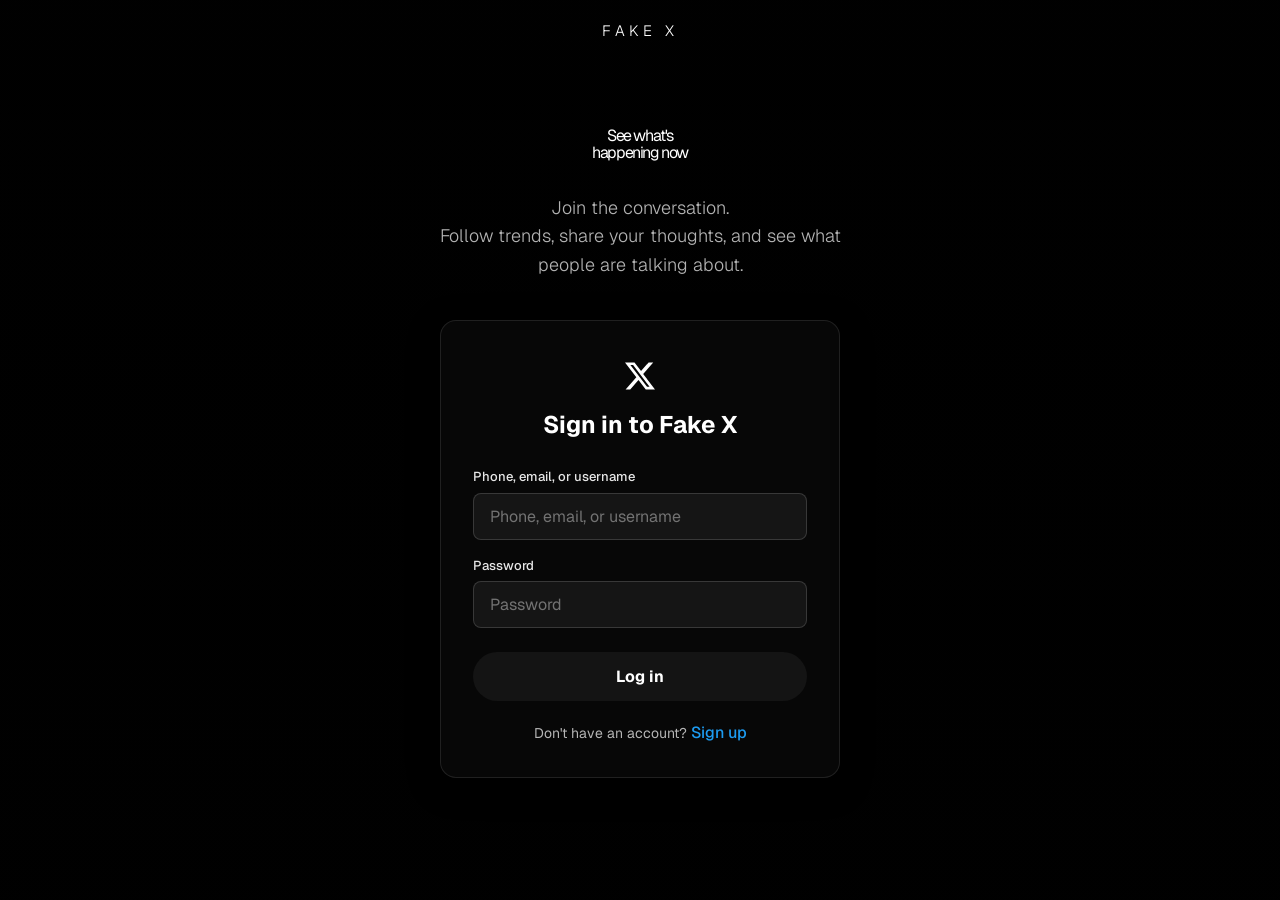
<file: index.html>
<!DOCTYPE html>
<html lang="en">
    <head>
        <meta charset="UTF-8">
        <meta name="viewport" content="width=device-width, initial-scale=1.0, viewport-fit=cover">
        <title>Fake-X</title>
        <link rel="stylesheet" href="style.css">
        <link rel="icon" href="assets/favicon.png">
        <link href="https://fonts.googleapis.com/css2?family=Material+Symbols+Rounded" rel="stylesheet" />
        <script src="app.js" defer></script>
    </head>

    <body>
        
        <div class="app-grid">

            <!-- LEFT SIDEBAR -->
            <aside class="left-sidebar" id="sidebar">
                <a href="index.html" class="nav-logo">
                    <img src="assets/x-logo.svg" alt="Fake-X">
                </a>
                
                <nav class="nav-links">
                    <a href="index.html" class="nav-link active">
                        <span class="material-symbols-rounded">home</span>
                        <span>Home</span>
                    </a>
                    <a href="#" class="nav-link">
                        <span class="material-symbols-rounded">search</span>
                        <span>Explore</span>
                    </a>
                    <a href="notifications.html" class="nav-link">
                        <span class="material-symbols-rounded">notifications</span>
                        <span>Notifications</span>
                    </a>
                    <a href="#" class="nav-link">
                        <span class="material-symbols-rounded">chat_bubble</span>
                        <span>Chat</span>
                    </a>
                    <a href="#" class="nav-link">
                        <span class="material-symbols-rounded">robot_2</span>
                        <span>Grok</span>
                    </a>
                    <a href="#" class="nav-link">
                        <span class="material-symbols-rounded">check_circle</span>
                        <span>Premium</span>
                    </a>
                    <a href="#" class="nav-link">
                        <span class="material-symbols-rounded">person</span>
                        <span>Profile</span>
                    </a>
                    <a href="#" class="nav-link">
                        <span class="material-symbols-rounded">more_horiz</span>
                        <span>More</span>
                    </a>
                </nav>

                <button class="tweet-button" id="tweetButton">Post</button>

                <label class="dark-mode-switch">
                    <input type="checkbox">
                    <span class="slider round"></span>
                </label>


                <div class="user-mini">
                    <div class="user-mini-avatar">
                        <img src="assets/profile-picture.jpg" alt="Profile picture">
                    </div>
                    <div class="user-mini-info">
                        <span class="user-mini-name">Nezokuhle Tshukulwana</span>
                        <span class="user-mini-username">@NezokuhleT</span>
                    </div>
                </div>
                <button id="logoutBtn" class="logout-btn" aria-label="Log out">
                    <span class="material-symbols-rounded">logout</span>Log out
                </button>

            </aside>

            
            <!-- TIMELINE PAGE -->
            <main class="timeline-page">
                <header class="tab-bar">
                    <a href="#" class="tab-bar-item active">
                        <span>For You</span>
                    </a>
                    <a href="#" class="tab-bar-item">
                        <span>Following</span>
                    </a>
                    <a href="#" class="tab-bar-item">
                        <span>Build in Public</span>
                    </a>
                    <a href="#" class="tab-bar-item">
                        <span>Startup Community</span>
                    </a>
                </header>

                <!-- COMPOSE BOX -->
                <div class="compose-box">
                    <div class="compose-avatar">
                        <img src="assets/profile-picture.jpg" alt="Profile picture">
                    </div>
                
                    <div class="compose-body">
                        <textarea class="compose-input" placeholder="What's happening?" maxlength="280"></textarea>
                
                        <div class="compose-toolbar">
                            <div class="compose-icons">
                                <button class="compose-icon-btn" aria-label="Add image">
                                    <span class="material-symbols-rounded">image</span>
                                </button>
                                <button class="compose-icon-btn" aria-label="Add GIF">
                                    <span class="material-symbols-rounded">gif_box</span>
                                </button>
                                <button class="compose-icon-btn" aria-label="Add poll">
                                    <span class="material-symbols-rounded">poll</span>
                                </button>
                                <button class="compose-icon-btn" aria-label="Add emoji">
                                    <span class="material-symbols-rounded">mood</span>
                                </button>
                                <button class="compose-icon-btn" aria-label="Add schedule">
                                    <span class="material-symbols-rounded">calendar_clock</span>
                                </button>
                            </div>
                
                            <button class="compose-post-btn" id="composePostBtn">Post</button>
                        </div>
                    </div>
                </div> 

                <!-- TWEETS -->
                <section class="feed" id="feed">

                    <article class="tweet">
                        <div class="tweet-avatar">
                            <img src="assets/account_1.jpg" alt="Profile picture">
                        </div>
                        <div class="tweet-content">
                            <div class="tweet-header">
                                <span class="tweet-name">Dawson Kade</span>
                                <span class="material-symbols-rounded tweet-verified">check_circle</span>
                                <span class="tweet-handle">@DawsonK</span>
                                <span class="tweet-dot">·</span>
                                <span class="tweet-time">Jul 3</span>
                                <button class="tweet-more" aria-label="More">
                                    <span class="material-symbols-rounded">more_horiz</span>
                                </button>
                            </div>
                            <p class="tweet-text">Nothing feels better than looking back at the version of you that almost gave up, and realizing you didn't.</p>
                            <div class="tweet-actions">
                                <button class="tweet-action" aria-label="Reply">
                                    <span class="material-symbols-rounded">chat_bubble</span>
                                    <span>26</span>
                                </button>
                                <button class="tweet-action" aria-label="Retweet">
                                    <span class="material-symbols-rounded">repeat</span>
                                    <span>183</span>
                                </button>
                                <button class="tweet-action" aria-label="Like">
                                    <span class="material-symbols-rounded">favorite</span>
                                    <span>2.2K</span>
                                </button>
                                <button class="tweet-action" aria-label="Views">
                                    <span class="material-symbols-rounded">bar_chart</span>
                                    <span>43K</span>
                                </button>
                                <button class="tweet-action" aria-label="Bookmark">
                                    <span class="material-symbols-rounded">bookmark</span>
                                </button>
                                <button class="tweet-action" aria-label="Share">
                                    <span class="material-symbols-rounded">ios_share</span>
                                </button>
                            </div>
                        </div>
                    </article>
                
                    <article class="tweet">
                        <div class="tweet-avatar">
                            <img src="assets/account_2.jpg" alt="Profile picture">
                        </div>
                        <div class="tweet-content">
                            <div class="tweet-header">
                                <span class="tweet-name">Layla Hart</span>
                                <span class="material-symbols-rounded tweet-verified">check_circle</span>
                                <span class="tweet-handle">@LaylaHart</span>
                                <span class="tweet-dot">·</span>
                                <span class="tweet-time">Jul 3</span>
                                <button class="tweet-more" aria-label="More">
                                    <span class="material-symbols-rounded">more_horiz</span>
                                </button>
                            </div>
                            <p class="tweet-text">It's okay to be different. Being misunderstood just means you haven't met your people yet.</p>
                            <div class="tweet-actions">
                                <button class="tweet-action" aria-label="Reply">
                                    <span class="material-symbols-rounded">chat_bubble</span>
                                    <span>148</span>
                                </button>
                                <button class="tweet-action" aria-label="Retweet">
                                    <span class="material-symbols-rounded">repeat</span>
                                    <span>226</span>
                                </button>
                                <button class="tweet-action" aria-label="Like">
                                    <span class="material-symbols-rounded">favorite</span>
                                    <span>1.8K</span>
                                </button>
                                <button class="tweet-action" aria-label="Views">
                                    <span class="material-symbols-rounded">bar_chart</span>
                                    <span>37K</span>
                                </button>
                                <button class="tweet-action" aria-label="Bookmark">
                                    <span class="material-symbols-rounded">bookmark</span>
                                </button>
                                <button class="tweet-action" aria-label="Share">
                                    <span class="material-symbols-rounded">ios_share</span>
                                </button>
                            </div>
                        </div>
                    </article>
                
                    <article class="tweet">
                        <div class="tweet-avatar">
                            <img src="assets/account_3.jpg" alt="Profile picture">
                        </div>
                        <div class="tweet-content">
                            <div class="tweet-header">
                                <span class="tweet-name">Axel Ramos</span>
                                <span class="material-symbols-rounded tweet-verified">check_circle</span>
                                <span class="tweet-handle">@AxelRamos</span>
                                <span class="tweet-dot">·</span>
                                <span class="tweet-time">Jul 3</span>
                                <button class="tweet-more" aria-label="More">
                                    <span class="material-symbols-rounded">more_horiz</span>
                                </button>
                            </div>
                            <p class="tweet-text">Discipline is just choosing what you want most over what you want right now. That's the whole game.</p>
                            <div class="tweet-actions">
                                <button class="tweet-action" aria-label="Reply">
                                    <span class="material-symbols-rounded">chat_bubble</span>
                                    <span>615</span>
                                </button>
                                <button class="tweet-action" aria-label="Retweet">
                                    <span class="material-symbols-rounded">repeat</span>
                                    <span>2.9K</span>
                                </button>
                                <button class="tweet-action" aria-label="Like">
                                    <span class="material-symbols-rounded">favorite</span>
                                    <span>21K</span>
                                </button>
                                <button class="tweet-action" aria-label="Views">
                                    <span class="material-symbols-rounded">bar_chart</span>
                                    <span>1.2M</span>
                                </button>
                                <button class="tweet-action" aria-label="Bookmark">
                                    <span class="material-symbols-rounded">bookmark</span>
                                </button>
                                <button class="tweet-action" aria-label="Share">
                                    <span class="material-symbols-rounded">ios_share</span>
                                </button>
                            </div>
                        </div>
                    </article>
                
                </section>

            </main>

            <!-- RIGHT SIDEBAR -->
             <!-- RIGHT SIDEBAR -->
            <aside class="sidebar-right">
                <div class="search-box">
                    <span class="material-symbols-rounded search-icon">search</span>
                    <input type="text" placeholder="Search FakeTwitter">
                </div>
            
                <div class="widget">
                    <h3>Trends for you</h3>
                    <div class="trend-item">
                        <span class="trend-category">Trending in South Africa</span>
                        <span class="trend-name">#FakeTwitter</span>
                        <span class="trend-count">12.4K posts</span>
                    </div>
                    <div class="trend-item">
                        <span class="trend-category">Technology · Trending</span>
                        <span class="trend-name">#BuildInPublic</span>
                        <span class="trend-count">8,201 posts</span>
                    </div>
                    <div class="trend-item">
                        <span class="trend-category">Trending</span>
                        <span class="trend-name">#Zaio</span>
                        <span class="trend-count">3,014 posts</span>
                    </div>
                </div>
            
                <div class="widget">
                    <h3>Who to follow</h3>
                    <div class="follow-item">
                        <div class="follow-avatar">
                            <img src="assets/account_2.jpg" alt="Layla Hart">
                        </div>
                        <div class="follow-info">
                            <span class="follow-name">Layla Hart</span>
                            <span class="follow-handle">@LaylaHart</span>
                        </div>
                        <button class="follow-btn">Follow</button>
                    </div>
                    <div class="follow-item">
                        <div class="follow-avatar">
                            <img src="assets/account_3.jpg" alt="Axel Ramos">
                        </div>
                        <div class="follow-info">
                            <span class="follow-name">Axel Ramos</span>
                            <span class="follow-handle">@AxelRamos</span>
                        </div>
                        <button class="follow-btn">Follow</button>
                    </div>
                </div>
            </aside>
        </div>

    </body>
</html>
</file>
<file: style.css>
@import url('https://fonts.googleapis.com/css2?family=Geist:ital,wght@0,100..900;1,100..900&display=swap');

/* ===========================
   CSS Variables (Theme)
   Light mode is default here.
   Dark mode class + values come when we build that feature.
=========================== */

:root {
    --primary-bg-color: rgb(255, 255, 255);
    --primary-bg-color-alt: rgb(20, 20, 20);
    --primary-text-color: rgb(0, 0, 0);
    --primary-text-color-alt: rgb(255, 255, 255);
    --color-border: #eff3f4;
    --secondary-text-color: #536471;
    --color-accent-primary: #1d9bf0;
    --color-accent-hover: #000000dd;
    --color-error: #f4212e;
    
    
    --sidebar-left-width: 275px;
    --sidebar-right-width: 350px;
    --max-content-width: 990px;
}

body.dark-mode {
    --primary-bg-color: rgb(0, 0, 0);
    --primary-bg-color-alt: rgb(255, 255, 255);
    --primary-text-color: rgb(255, 255, 255);
    --primary-text-color-alt: rgb(0, 0, 0);
    --color-border: rgb(47, 51, 54);
    --secondary-text-color: rgb(113, 118, 123);
}


* {
    font-family: 'Geist', sans-serif;
    margin: 0;
    padding: 0;
    box-sizing: border-box;
    font-size: 16px;
    font-weight: 400;
}

body {
    font-family: 'Geist', sans-serif;
    background-color: var(--primary-bg-color);
    color: var(--primary-text-color);
    line-height: 1.5;
}

a {
    text-decoration: none;
    color: inherit;
}

button {
    font-family: inherit;
    cursor: pointer;
    border: none;
    background: none;
    padding: 0;
    margin: 0;
    display: flex;
    align-items: center;
    justify-content: center;
    gap: 8px;
    font-size: 14px;
    font-weight: 500;
    border-radius: 9999px;
    transition: background-color 0.2s ease;
}

/* ===========================
    BASE GRID LAYOUT
    =========================== */
    
.app-grid {
    display: grid;
    grid-template-columns: minmax(88px, var(--sidebar-left-width)) minmax(0, 1fr) minmax(0, var(--sidebar-right-width));
    max-width: 1300px;
    margin: 0 auto;
    min-height: 100vh;
}

/* ----- Left Sidebar ----- */

.left-sidebar {
    display: flex;
    flex-direction: column;
    gap: 16px;
    padding: 12px;
    border-right: 1px solid var(--color-border);
    position: sticky;
    top: 0;
    height: 100vh;
}

.nav-logo {
    display: inline-flex;
    align-items: center;
    padding: 8px 12px;
}

.nav-logo img {
    width: 30px;
    height: 30px;
    display: block;
}

body.dark-mode .nav-logo img {
    filter: invert(1);
}

.nav-links {
    display: flex;
    flex-direction: column;
    gap: 4px;
  }
   
.nav-link {
    display: flex;
    align-items: center;
    gap: 16px;
    padding: 12px;
    border-radius: 9999px;
    font-size: 20px;
    transition: background-color 0.2s ease;
}
   
.nav-link:hover {
    background-color: var(--secondary-text-color);
}
   
.nav-link.active {
    font-weight: 700;
}
   
.nav-icon {
    font-size: 22px;
}
   
.tweet-button {
    margin-top: 8px;
    padding: 14px;
    background-color: var(--primary-bg-color-alt);
    color: var(--primary-text-color-alt);
    font-weight: 700;
    font-size: 17px;
    border-radius: 9999px;
}
   
.tweet-button:hover {
    background-color: var(--color-accent-hover);
}

.dark-mode-switch {
    position: relative;
    display: inline-block;
    width: 60px;
    height: 40px;
}

.dark-mode-switch input {
    opacity: 0;
    width: 0;
    height: 0;
}

.dark-mode-switch .slider {
    position: absolute;
    top: 0;
    left: 0;
    right: 0;
    bottom: 0;
    border-radius: 40px;
    background-color: var(--secondary-text-color);
    transition: .4s;
    cursor: pointer;
}

.dark-mode-switch .slider:before {
    position: absolute;
    content: "";
    height: 28px;
    width: 28px;
    left: 2px;
    bottom: 2px;
    background-color: #ffffff;
    border-radius: 50%;
    box-shadow: 0 1px 3px rgba(0, 0, 0, 0.3);
    transition: .4s;
    transform: translateX(0);
}

.dark-mode-switch input:checked + .slider {
    background-color: var(--color-accent-primary);
}
.dark-mode-switch input:checked + .slider:before {
    transform: translateX(28px);
}

.user-mini {
    display: flex;
    align-items: center;
    gap: 10px;
    padding: 12px;
    border-radius: 9999px;
}

.user-mini-avatar {
    width: 40px;
    height: 40px;
    flex-shrink: 0;
}

.user-mini-avatar img {
    width: 40px;
    height: 40px;
    background-color: rgba(255, 255, 255, 1);
    border: 1px solid rgba(0, 0, 0, 1);
    border-radius: 42px;
    box-shadow: 0px 4px 12px 0px rgba(0, 0, 0, 0.15);
}
   
.user-mini:hover {
background-color: var(--secondary-text-color);
}

.user-mini-info {
    display: flex;
    flex-direction: column;
    font-size: 15px;
    flex-grow: 1;
}

.user-mini-name {
    font-weight: 700;
}

.user-mini-username {
    font-size: 14px;
    color: var(--secondary-text-color);
}

/* ===========================
    RIGHT SIDEBAR
    =========================== */

.search-box {
    position: relative;
    display: flex;
    align-items: center;
}

.search-box .search-icon {
    position: absolute;
    left: 14px;
    color: var(--secondary-text-color);
    font-size: 18px;
}

.search-box input {
    width: 100%;
    padding: 12px 16px 12px 40px;
    border-radius: 9999px;
    border: none;
    background-color: var(--color-border);
    font-size: 15px;
    color: var(--primary-text-color);
    outline: none;
}

.widget {
    background-color: var(--color-bg-alt, var(--color-border));
    border-radius: 16px;
    overflow: hidden;
}

.widget h3 {
    padding: 16px 16px 8px;
    font-size: 19px;
    font-weight: 800;
}

.trend-item,
.follow-item {
    display: flex;
    flex-direction: column;
    padding: 8px 16px;
    transition: background-color 0.2s ease;
}

.trend-item:hover {
    background-color: rgba(0, 0, 0, 0.03);
    cursor: pointer;
}

.trend-category,
.follow-handle {
    font-size: 13px;
    color: var(--secondary-text-color);
}

.trend-name {
    font-weight: 700;
    font-size: 15px;
}

.trend-count {
    font-size: 13px;
    color: var(--secondary-text-color);
}

.follow-item {
    flex-direction: row;
    align-items: center;
    gap: 8px;
}

.follow-avatar {
    width: 40px;
    height: 40px;
    flex-shrink: 0;
}

.follow-avatar img {
    width: 40px;
    height: 40px;
    border-radius: 50%;
    object-fit: cover;
}

.follow-info {
    display: flex;
    flex-direction: column;
    flex: 1;
    min-width: 0;
}

.follow-name {
    font-weight: 700;
    font-size: 15px;
}

.follow-btn {
    padding: 6px 16px;
    background-color: var(--primary-text-color);
    color: var(--primary-bg-color);
    font-weight: 700;
    font-size: 14px;
    border-radius: 9999px;
    flex-shrink: 0;
}

/* ===========================
    LOGOUT BUTTON
    =========================== */

.logout-btn {
    margin-left: auto;
    color: var(--secondary-text-color);
}

.logout-btn:hover {
    color: var(--color-accent-primary);
}

/* ===========================
    TIMELINE PAGE
    =========================== */

.timeline-page {
    padding: 12px 0;
    border-right: 1px solid var(--color-border);
    border-left: 1px solid var(--color-border);
}
.tab-bar {
    display: flex;
    align-items: center;
    padding: 12px;
    border-bottom: 1px solid var(--color-border);
}

.tab-bar-item {
    position: relative; /* needs this ::after underline can be positioned relative to this element */
    flex: 1;
    text-align: center;
    font-size: 20px;
    font-weight: 500;
    transition: background-color 0.2s ease;
}

.tab-bar-item:hover {
    background-color: var(--secondary-text-color);
}

.tab-bar-item.active {
    font-weight: 700;
    color: var(--color-accent-primary);
}

.tab-bar-item.active::after {
    content: "";
    position: absolute;
    bottom: 0;
    left: 50%;
    transform: translateX(-50%);
    width: 56px;
    height: 4px;
    border-radius: 9999px;
    background-color: var(--color-accent-primary);
}

/* ===========================
    COMPOSE BOX
    =========================== */

.compose-box {
    display: flex;
    gap: 12px;
    padding: 16px;
    border-bottom: 1px solid var(--color-border);
}

.compose-avatar {
    width: 40px;
    height: 40px;
    flex-shrink: 0;
}

.compose-avatar img {
    width: 40px;
    height: 40px;
    border-radius: 50%;
    object-fit: cover;
}

.compose-body {
    flex: 1;
    display: flex;
    flex-direction: column;
}

.compose-input {
    width: 100%;
    border: none;
    resize: none;
    outline: none;
    font-size: 20px;
    font-family: inherit;
    min-height: 60px;
    padding: 8px 0;
    background: transparent;
    color: var(--primary-text-color);
}

.compose-toolbar {
    display: flex;
    align-items: center;
    justify-content: space-between;
    padding-top: 12px;
    border-top: 1px solid var(--color-border);
}

.compose-icons {
    display: flex;
    align-items: center;
    gap: 4px;
}

.compose-icon-btn {
    width: 36px;
    height: 36px;
    display: flex;
    align-items: center;
    justify-content: center;
    border-radius: 50%;
    color: var(--color-accent-primary);
    transition: background-color 0.2s ease;
}

.compose-icon-btn:hover {
    background-color: rgba(29, 155, 240, 0.1);
}

.compose-post-btn {
    padding: 8px 20px;
    background-color: var(--primary-bg-color-alt);
    color: var(--primary-text-color-alt);
    font-weight: 700;
    font-size: 15px;
    border-radius: 9999px;
}

.compose-post-btn:hover {
    background-color: var(--color-accent-hover);
}

/* ===========================
    FEED
    =========================== */

.tweet {
    display: flex;
    gap: 12px;
    padding: 12px 16px;
    border-bottom: 1px solid var(--color-border);
}
    
.tweet-avatar {
    width: 40px;
    height: 40px;
    flex-shrink: 0;
}

.tweet-avatar img {
    width: 40px;
    height: 40px;
    border-radius: 50%;
    object-fit: cover;
}

.tweet-content {
    flex: 1;
    min-width: 0;
}

.tweet-header {
    display: flex;
    align-items: center;
    gap: 4px;
    margin-bottom: 2px;
}

.tweet-name {
    font-weight: 700;
    font-size: 15px;
}

.tweet-verified {
    font-size: 16px;
    color: var(--color-accent-primary);
}

.tweet-handle,
.tweet-dot,
.tweet-time {
    font-size: 15px;
    color: var(--secondary-text-color);
}

.tweet-more {
    margin-left: auto;
    width: 32px;
    height: 32px;
    display: flex;
    align-items: center;
    justify-content: center;
    border-radius: 50%;
    color: var(--secondary-text-color);
    flex-shrink: 0;
}

.tweet-more:hover {
    background-color: rgba(29, 155, 240, 0.1);
    color: var(--color-accent-primary);
}

.tweet-text {
    font-size: 15px;
    margin-bottom: 12px;
    white-space: pre-wrap;
}

.tweet-image {
    width: 100%;
    border-radius: 16px;
    margin-bottom: 12px;
    display: block;
}

.tweet-actions {
    display: flex;
    align-items: center;
    justify-content: space-between;
    max-width: 425px;
}

.tweet-action {
    display: flex;
    align-items: center;
    gap: 4px;
    font-size: 13px;
    color: var(--secondary-text-color);
}

.tweet-action .material-symbols-rounded {
    font-size: 18px;
}

.tweet-action:hover {
    color: var(--color-accent-primary);
}

/* ===========================
   LOGIN PAGE — CINEMATIC HERO
   Always dark/cinematic; does not use body.dark-mode toggle.
=========================== */

.font-garamond {
    font-family: 'Garamond', 'Times New Roman', serif;
}

.liquid-glass {
    background: rgba(255, 255, 255, 0.01);
    background-blend-mode: luminosity;
    backdrop-filter: blur(4px);
    -webkit-backdrop-filter: blur(4px);
    border: none;
    box-shadow: inset 0 1px 1px rgba(255, 255, 255, 0.1);
    position: relative;
    overflow: hidden;
}

.liquid-glass::before {
    content: '';
    position: absolute;
    inset: 0;
    border-radius: inherit;
    padding: 1.4px;
    background: linear-gradient(180deg,
        rgba(255, 255, 255, 0.45) 0%, rgba(255, 255, 255, 0.15) 20%,
        rgba(255, 255, 255, 0) 40%, rgba(255, 255, 255, 0) 60%,
        rgba(255, 255, 255, 0.15) 80%, rgba(255, 255, 255, 0.45) 100%);
    -webkit-mask: linear-gradient(#fff 0 0) content-box, linear-gradient(#fff 0 0);
    mask: linear-gradient(#fff 0 0) content-box, linear-gradient(#fff 0 0);
    -webkit-mask-composite: xor;
    mask-composite: exclude;
    pointer-events: none;
}

.liquid-glass:hover {
    background: rgba(255, 255, 255, 0.04);
    box-shadow: inset 0 1px 2px rgba(255, 255, 255, 0.15);
}

.liquid-glass:active {
    transform: scale(0.98);
}

.mobile-menu-glass {
    background: rgba(10, 10, 10, 0.7);
    backdrop-filter: blur(20px);
    -webkit-backdrop-filter: blur(20px);
    border: 1px solid rgba(255, 255, 255, 0.08);
    box-shadow: 0 8px 32px rgba(0, 0, 0, 0.4), inset 0 1px 0 rgba(255, 255, 255, 0.1);
}

body.login-page-body {
    background-color: #010101;
    color: #ffffff;
    min-height: 100vh;
    overflow-x: hidden;
    -webkit-font-smoothing: antialiased;
    -moz-osx-font-smoothing: grayscale;
}

.login-video {
    position: fixed;
    inset: 0;
    width: 100%;
    height: 100%;
    object-fit: cover;
    object-position: center;
    z-index: 0;
}

.login-overlay {
    position: fixed;
    inset: 0;
    z-index: 1;
    background: linear-gradient(
        to bottom,
        rgba(1, 1, 1, 0.55) 0%,
        rgba(1, 1, 1, 0.35) 40%,
        rgba(1, 1, 1, 0.65) 100%
    );
    pointer-events: none;
}

.login-nav {
    position: relative;
    z-index: 20;
    display: flex;
    align-items: center;
    justify-content: center;
    padding: 1.25rem 1rem;
    max-width: 1200px;
    margin: 0 auto;
}

.login-nav-brand {
    color: #ffffff;
    text-transform: uppercase;
    letter-spacing: 0.3em;
    font-weight: 300;
    font-size: 0.9375rem;
}

.login-main {
    position: relative;
    z-index: 10;
    display: flex;
    flex-direction: column;
    align-items: center;
    padding: 0 1.25rem 2.5rem;
    min-height: calc(100vh - 72px);
}

.login-hero {
    text-align: center;
    padding-top: 3rem;
    margin-bottom: 2rem;
}

.login-hero-heading {
    display: flex;
    flex-direction: column;
    font-weight: 700;
    color: #ffffff;
    line-height: 1.1;
    letter-spacing: -0.02em;
    margin-bottom: 1.5rem;
    font-size: clamp(2.25rem, 8vw, 4.5rem);
}

.login-hero-heading .staggered-fade {
    display: block;
}

.staggered-fade .char {
    display: inline-block;
    opacity: 0;
    transform: translateY(4px);
    transition: opacity 0.5s ease, transform 0.5s ease;
}

.staggered-fade.in-view .char {
    opacity: 1;
    transform: translateY(0);
}

.login-hero-subtitle {
    color: rgba(255, 255, 255, 0.7);
    font-weight: 300;
    line-height: 1.6;
    max-width: 20rem;
    margin: 0 auto;
    font-size: 0.875rem;
}

.login-hero-br {
    display: none;
}

.login-fade-in {
    opacity: 0;
    transform: translateY(20px);
    animation: loginFadeInUp 0.8s ease forwards;
}

@keyframes loginFadeInUp {
    to {
        opacity: 1;
        transform: translateY(0);
    }
}

.login-card {
    position: relative;
    width: 100%;
    max-width: 400px;
    padding: 2rem 1.5rem 1.5rem;
    border-radius: 1rem;
}

.login-card-glass {
    background: rgba(10, 10, 10, 0.75);
    backdrop-filter: blur(20px);
    -webkit-backdrop-filter: blur(20px);
    border: 1px solid rgba(255, 255, 255, 0.1);
    box-shadow: 0 8px 32px rgba(0, 0, 0, 0.4);
}

.login-back-btn {
    position: absolute;
    top: 1rem;
    left: 1rem;
    display: flex;
    align-items: center;
    justify-content: center;
    width: 36px;
    height: 36px;
    border-radius: 50%;
    color: rgba(255, 255, 255, 0.8);
    transition: background-color 0.2s ease, color 0.2s ease;
}

.login-back-btn:hover {
    background: rgba(255, 255, 255, 0.1);
    color: #ffffff;
}

.login-back-btn .material-symbols-rounded {
    font-size: 20px;
}

.login-logo {
    display: block;
    width: 30px;
    height: 30px;
    margin: 0 auto 1rem;
    filter: invert(1);
}

.login-heading {
    font-size: 1.5rem;
    font-weight: 700;
    text-align: center;
    margin-bottom: 1.5rem;
    color: #ffffff;
}

.login-form {
    display: flex;
    flex-direction: column;
    gap: 1rem;
}

.form-group {
    display: flex;
    flex-direction: column;
    gap: 0.375rem;
}

.form-group label {
    font-size: 0.8125rem;
    font-weight: 500;
    color: rgba(255, 255, 255, 0.9);
}

.form-group input {
    width: 100%;
    padding: 0.75rem 1rem;
    border-radius: 0.5rem;
    border: 1px solid rgba(255, 255, 255, 0.15);
    background: rgba(255, 255, 255, 0.06);
    color: #ffffff;
    font-size: 1rem;
    font-family: inherit;
    outline: none;
    transition: border-color 0.2s ease, box-shadow 0.2s ease;
}

.form-group input::placeholder {
    color: rgba(255, 255, 255, 0.4);
}

.form-group input:focus {
    border-color: var(--color-accent-primary);
    box-shadow: 0 0 0 2px rgba(29, 155, 240, 0.25);
}

.form-group.has-error input {
    border-color: var(--color-error);
    box-shadow: 0 0 0 2px rgba(244, 33, 46, 0.2);
}

.error-message {
    display: none;
    font-size: 0.8125rem;
    color: var(--color-error);
}

.form-group.has-error .error-message {
    display: block;
}

.login-submit-btn {
    width: 100%;
    margin-top: 0.5rem;
    padding: 0.875rem 1.25rem;
    background-color: var(--primary-bg-color-alt);
    color: var(--primary-text-color-alt);
    font-weight: 700;
    font-size: 1rem;
    border-radius: 9999px;
    transition: background-color 0.2s ease;
}

.login-submit-btn:hover {
    background-color: var(--color-accent-hover);
}

.login-signup {
    margin-top: 1.25rem;
    text-align: center;
    font-size: 0.875rem;
    color: rgba(255, 255, 255, 0.7);
}

.login-signup a {
    color: var(--color-accent-primary);
    font-weight: 500;
}

.login-signup a:hover {
    text-decoration: underline;
}

@media (min-width: 640px) {
    .login-hero {
        padding-top: 4rem;
        margin-bottom: 2.5rem;
    }

    .login-hero-heading {
        margin-bottom: 2rem;
        font-size: clamp(2.5rem, 8vw, 4.5rem);
    }

    .login-hero-subtitle {
        max-width: 28rem;
        font-size: 1rem;
    }

    .login-hero-br {
        display: inline;
    }

    .login-main {
        padding: 0 2rem 3rem;
    }

    .login-card {
        padding: 2.5rem 2rem 2rem;
    }
}

@media (min-width: 768px) {
    .login-hero-subtitle {
        font-size: 1.125rem;
    }
}

@media (min-width: 1024px) {
    .login-hero-heading {
        font-size: 4.5rem;
    }
}

@media (max-width: 480px) {
    .login-main {
        padding: 0 0 1.5rem;
    }

    .login-hero {
        padding: 2rem 1.25rem 1.5rem;
    }

    .login-card {
        max-width: none;
        border-radius: 0;
        border-left: none;
        border-right: none;
        min-height: auto;
    }
}

/* ===========================
   NOTIFICATIONS PAGE
=========================== */

.notifications-page-header {
    position: sticky;
    top: 0;
    z-index: 10;
    display: flex;
    align-items: center;
    justify-content: center;
    padding: 12px 16px;
    background-color: var(--primary-bg-color);
    border-bottom: 1px solid var(--color-border);
}

.notifications-page-header h1 {
    font-size: 20px;
    font-weight: 800;
    color: var(--primary-text-color);
}

.notification {
    display: flex;
    gap: 12px;
    align-items: flex-start;
    padding: 12px 16px;
    border-bottom: 1px solid var(--color-border);
    transition: background-color 0.2s ease;
    cursor: pointer;
}

.notification:hover {
    background-color: color-mix(in srgb, var(--secondary-text-color) 12%, transparent);
}

.notification-icon {
    display: flex;
    align-items: center;
    justify-content: center;
    width: 32px;
    flex-shrink: 0;
    padding-top: 4px;
}

.notification-icon .material-symbols-rounded {
    font-size: 18px;
}

.notification-icon--like .material-symbols-rounded,
.notification-icon--reply .material-symbols-rounded {
    color: var(--color-accent-primary);
}

.notification-icon--retweet .material-symbols-rounded,
.notification-icon--follow .material-symbols-rounded {
    color: var(--secondary-text-color);
}

.notification-avatar {
    width: 40px;
    height: 40px;
    flex-shrink: 0;
}

.notification-avatar img {
    width: 40px;
    height: 40px;
    border-radius: 50%;
    object-fit: cover;
}

.notification-body {
    flex: 1;
    min-width: 0;
}

.notification-text {
    font-size: 15px;
    color: var(--primary-text-color);
    line-height: 1.4;
}

.notification-text strong {
    font-weight: 700;
}

.notification-time {
    display: block;
    font-size: 13px;
    color: var(--secondary-text-color);
    margin-top: 4px;
}

.notification-preview {
    font-size: 15px;
    color: var(--secondary-text-color);
    margin-top: 8px;
    padding-left: 12px;
    border-left: 2px solid var(--color-border);
    line-height: 1.4;
}

/* ===========================
   RESPONSIVE — TABLET & MOBILE

   Breakpoints (applies to the .app-grid shell used by
   index.html and notifications.html):
     max-width: 1024px  → drop the right sidebar (search/trends/follow)
     max-width: 768px   → left sidebar shrinks to an icon-only rail
     max-width: 600px   → left sidebar becomes a fixed bottom nav bar
     max-width: 480px   → small-phone spacing tweaks
=========================== */

@media (max-width: 1024px) {
    .app-grid {
        grid-template-columns: minmax(88px, var(--sidebar-left-width)) minmax(0, 1fr);
    }

    .sidebar-right {
        display: none;
    }
}

@media (max-width: 768px) {
    .app-grid {
        grid-template-columns: 88px minmax(0, 1fr);
    }

    .left-sidebar {
        padding: 12px 8px;
        align-items: center;
    }

    .nav-logo {
        padding: 8px;
    }

    .nav-link {
        justify-content: center;
        gap: 0;
    }

    /* Hide the text label span, keep only the icon span */
    .nav-link span:not(.material-symbols-rounded) {
        display: none;
    }

    .tweet-button {
        padding: 12px 4px;
        font-size: 13px;
    }

    .user-mini {
        justify-content: center;
        padding: 8px;
    }

    .user-mini-info {
        display: none;
    }

    /* Collapse "Log out" text but keep the icon visible */
    .logout-btn {
        font-size: 0;
        gap: 0;
        padding: 10px;
        margin-left: 0;
    }

    .logout-btn .material-symbols-rounded {
        font-size: 22px;
    }

    .tab-bar-item {
        font-size: 16px;
    }
}

@media (max-width: 600px) {
    .app-grid {
        grid-template-columns: 1fr;
    }

    .timeline-page {
        border-left: none;
        border-right: none;
        padding-bottom: 72px; /* clears the fixed bottom nav below */
    }

    /* Left sidebar becomes a fixed bottom tab bar */
    .left-sidebar {
        position: fixed;
        top: auto;
        bottom: 0;
        left: 0;
        right: 0;
        height: auto;
        width: 100%;
        flex-direction: row;
        align-items: center;
        gap: 8px;
        padding: 6px 8px calc(6px + env(safe-area-inset-bottom));
        border-right: none;
        border-top: 1px solid var(--color-border);
        background-color: var(--primary-bg-color);
        z-index: 100;
    }

    /* No room for these in a bottom bar; Post still works via the compose box in the feed */
    .nav-logo,
    .tweet-button,
    .user-mini {
        display: none;
    }

    .nav-links {
        flex-direction: row;
        flex: 1;
        gap: 4px;
        overflow-x: auto;
        scrollbar-width: none;
    }

    .nav-links::-webkit-scrollbar {
        display: none;
    }

    .nav-link {
        flex-shrink: 0;
    }

    .dark-mode-switch,
    .logout-btn {
        flex-shrink: 0;
    }

    .dark-mode-switch {
        transform: scale(0.75);
    }

    /* Scrollable tabs instead of squeezed/wrapped text */
    .tab-bar {
        overflow-x: auto;
        scrollbar-width: none;
    }

    .tab-bar::-webkit-scrollbar {
        display: none;
    }

    .tab-bar-item {
        flex: 0 0 auto;
        padding: 10px 14px;
        font-size: 14px;
    }

    .compose-input {
        font-size: 17px;
    }

    a,
    button {
        -webkit-tap-highlight-color: transparent;
    }
}

@media (max-width: 480px) {
    .compose-box {
        padding: 12px;
    }

    .tweet {
        padding: 12px;
    }

    .notification {
        padding: 10px 12px;
    }

    .notifications-page-header {
        padding: 10px 12px;
    }
}
</file>
